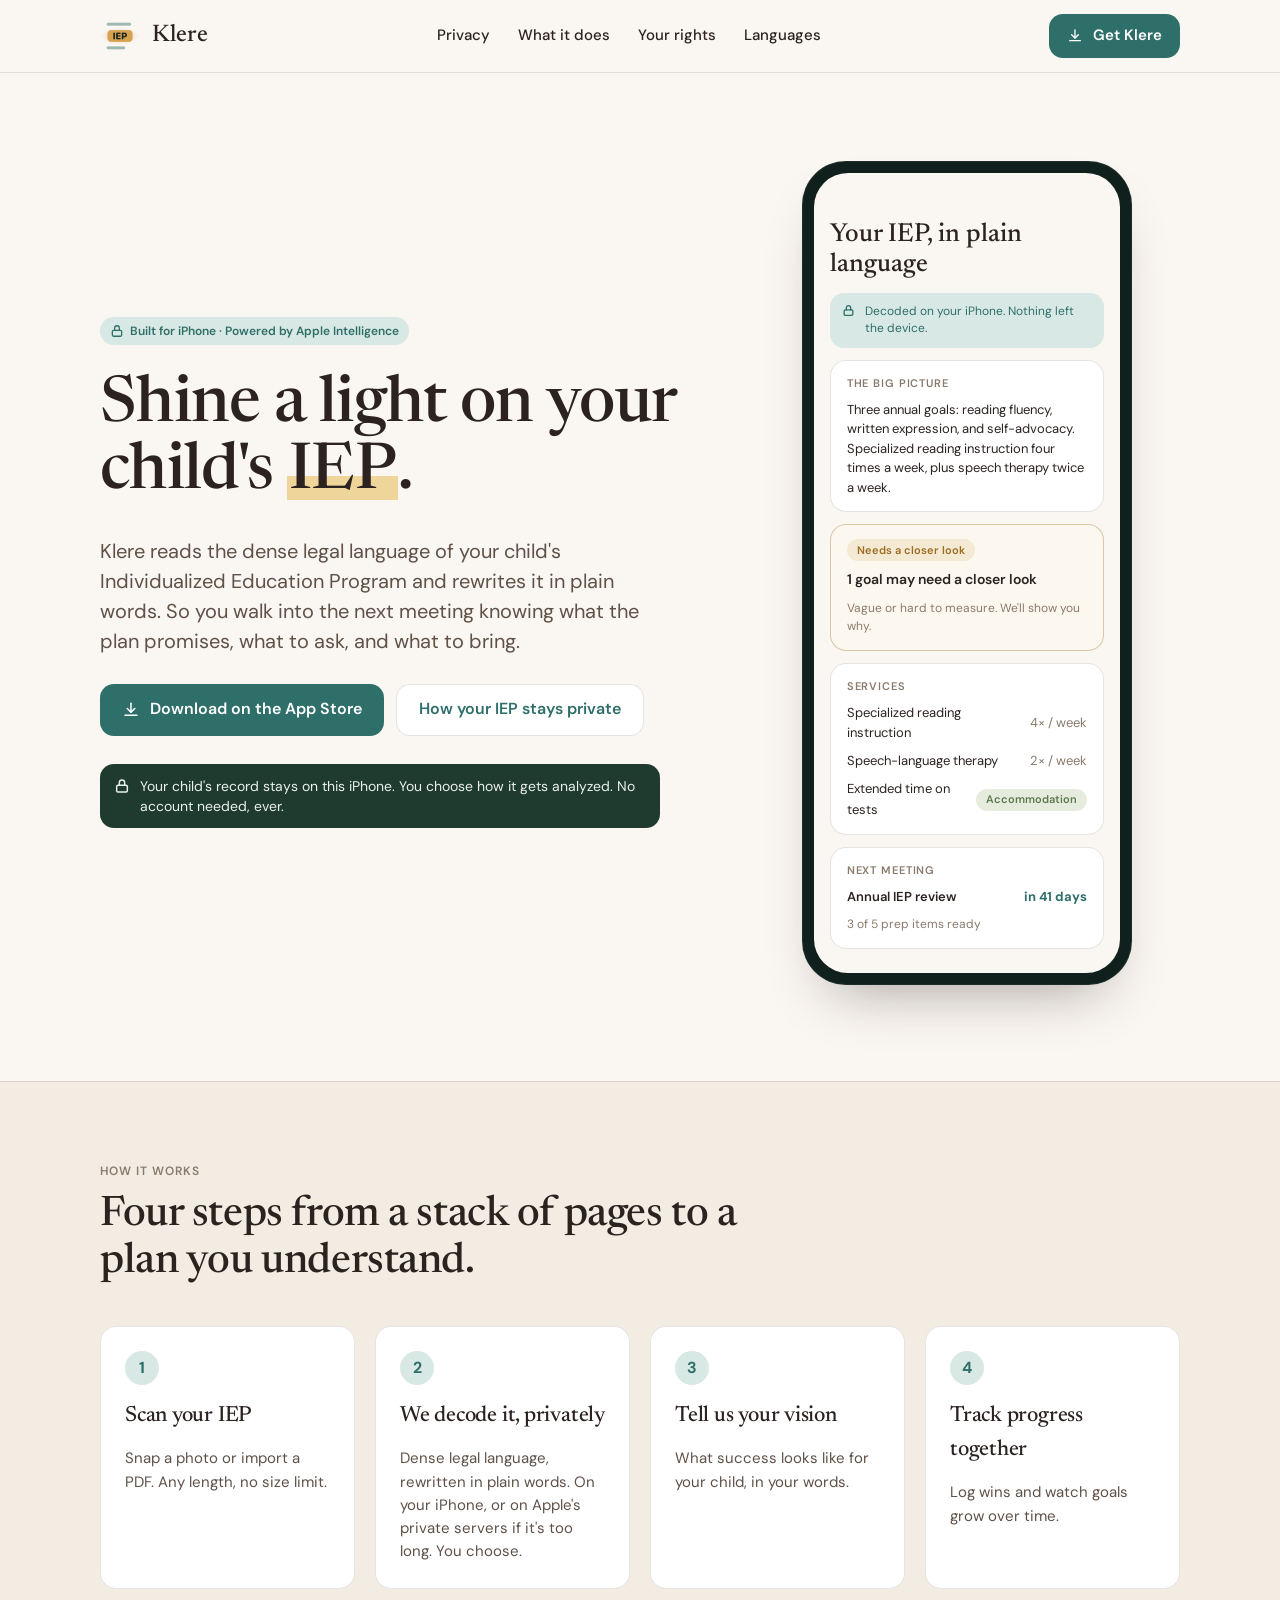
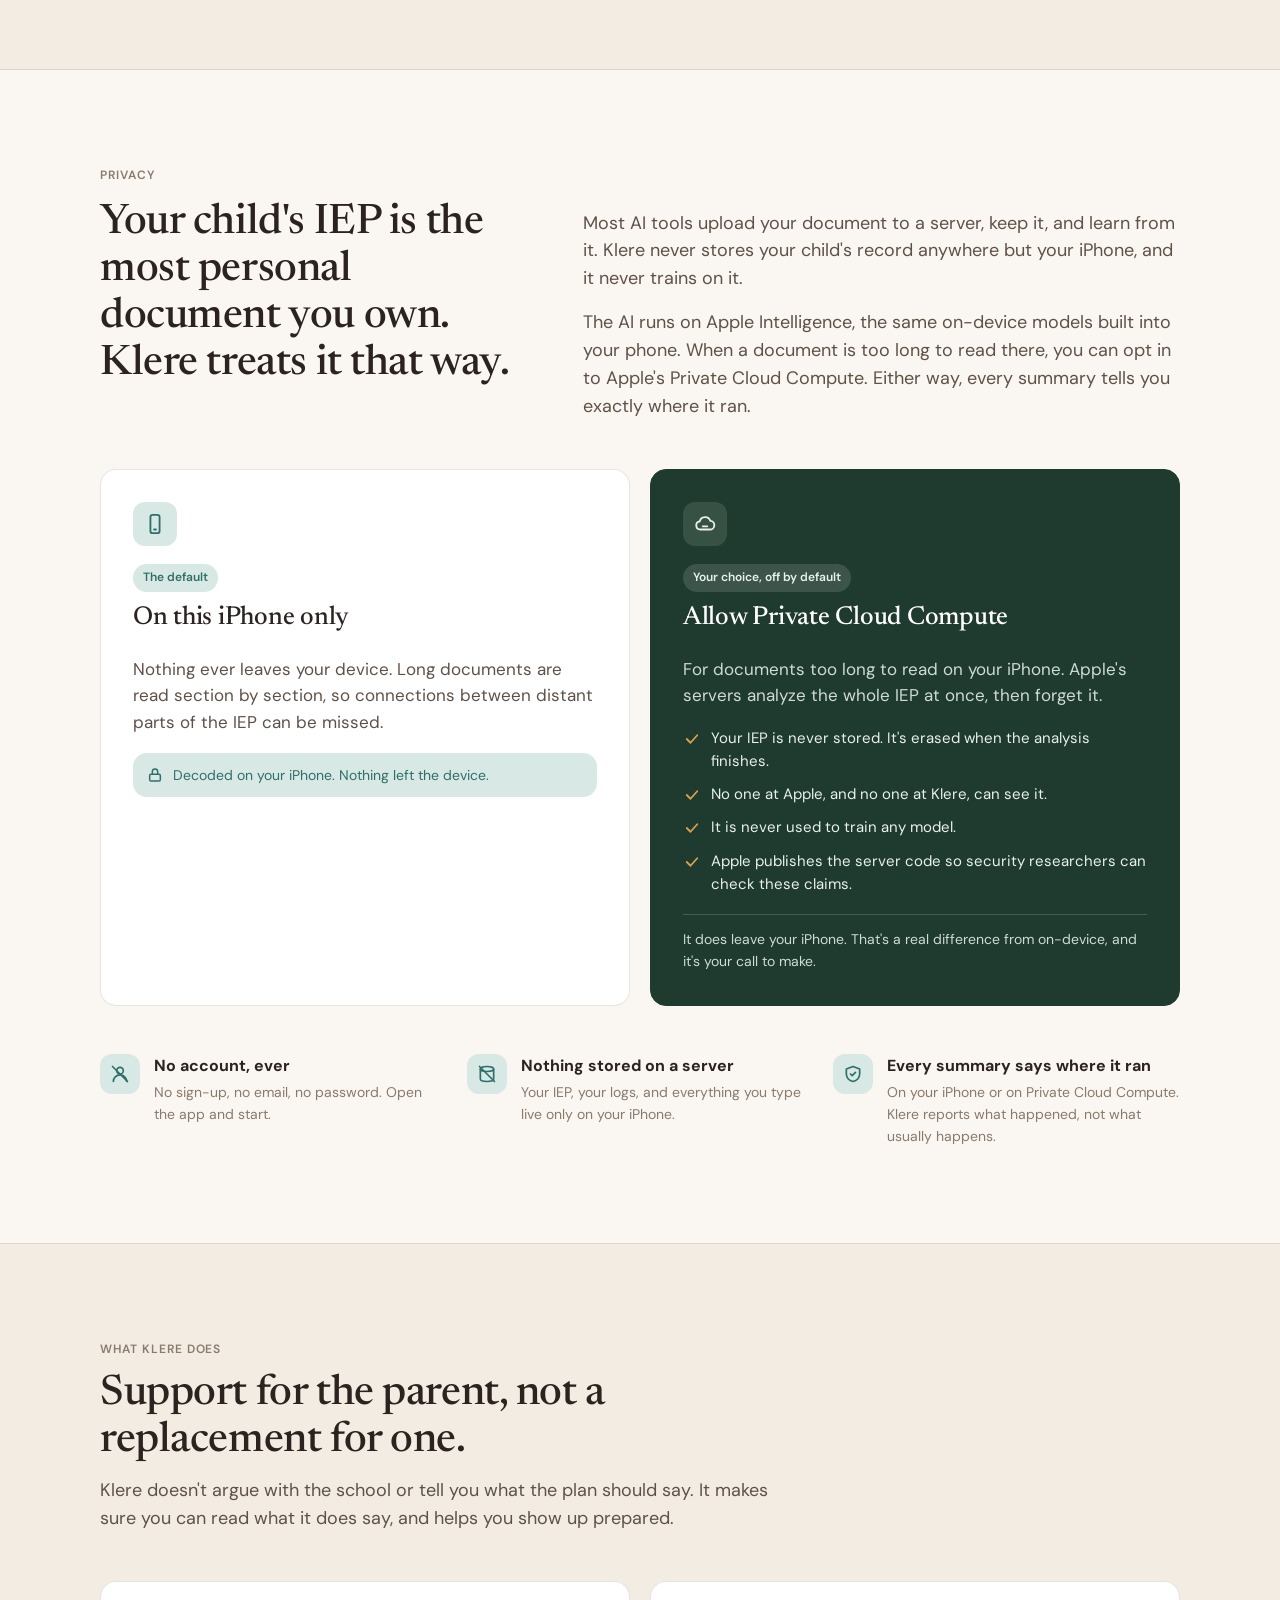
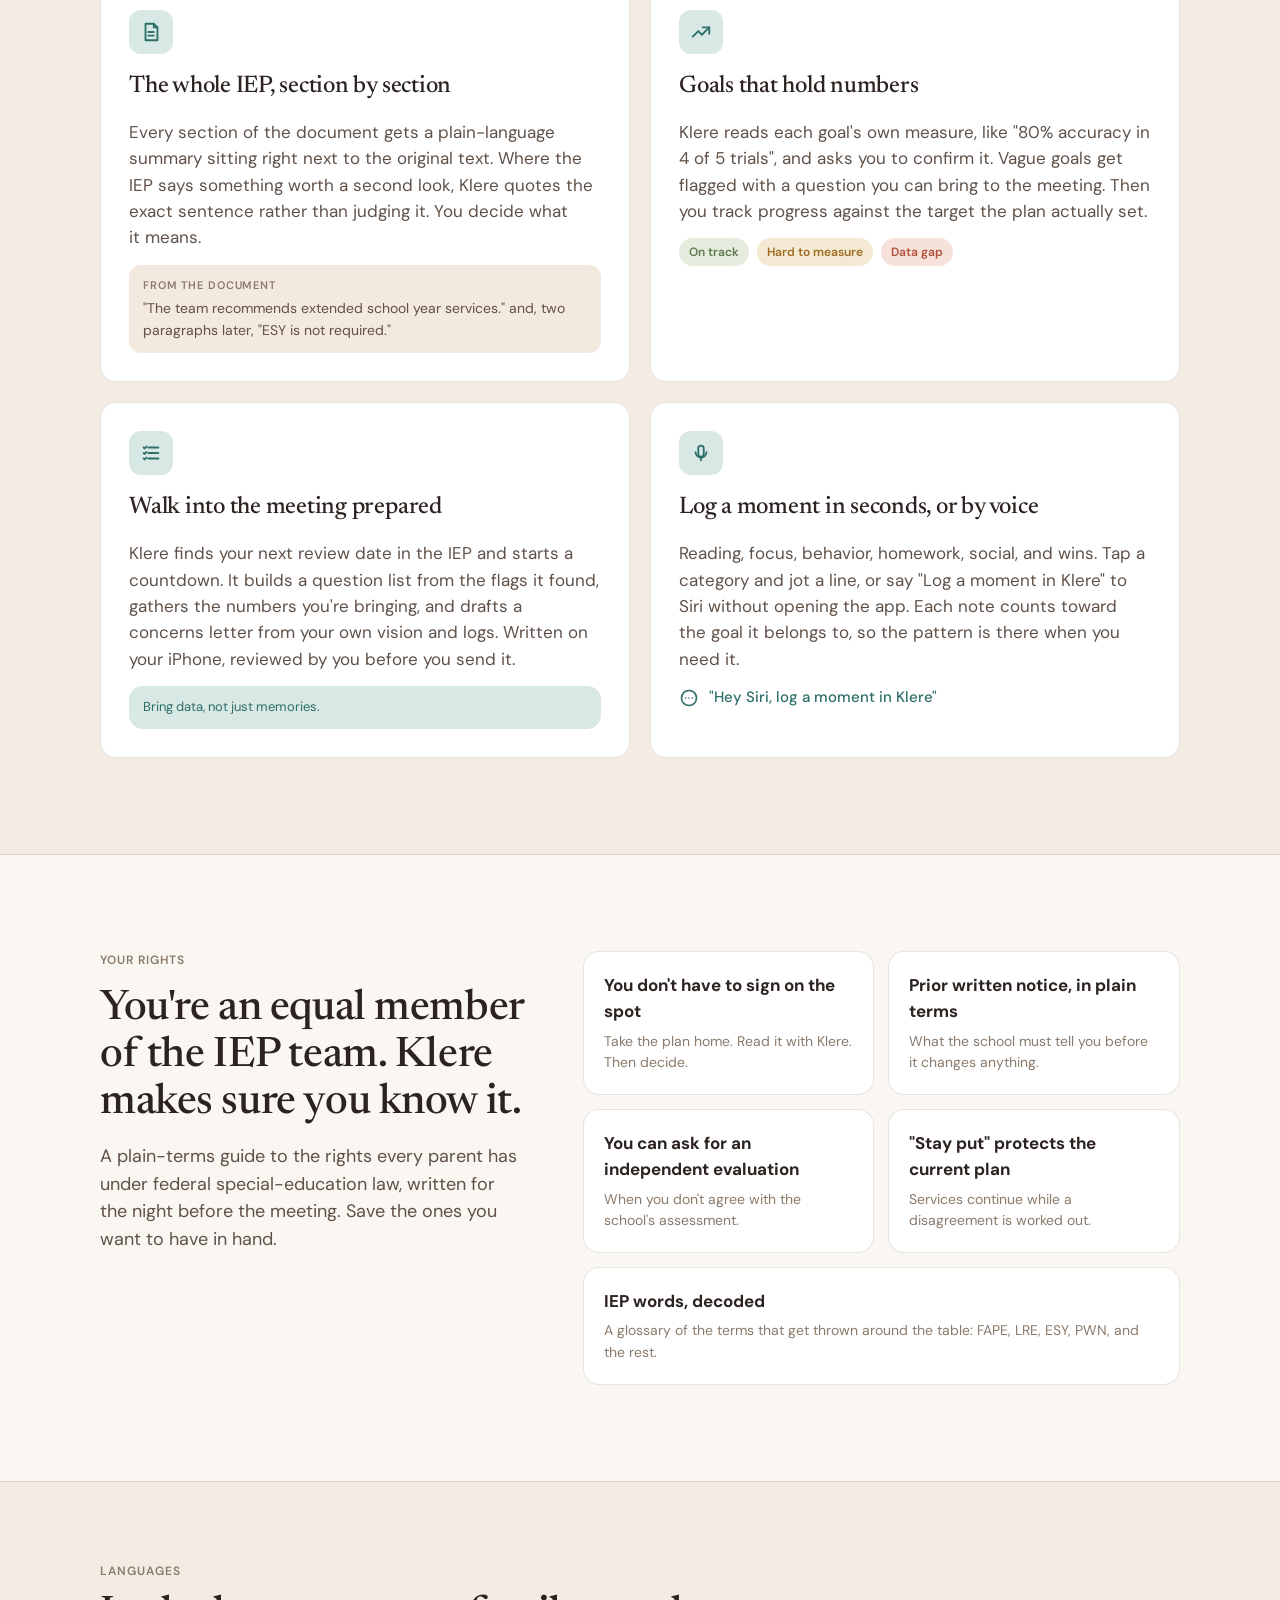
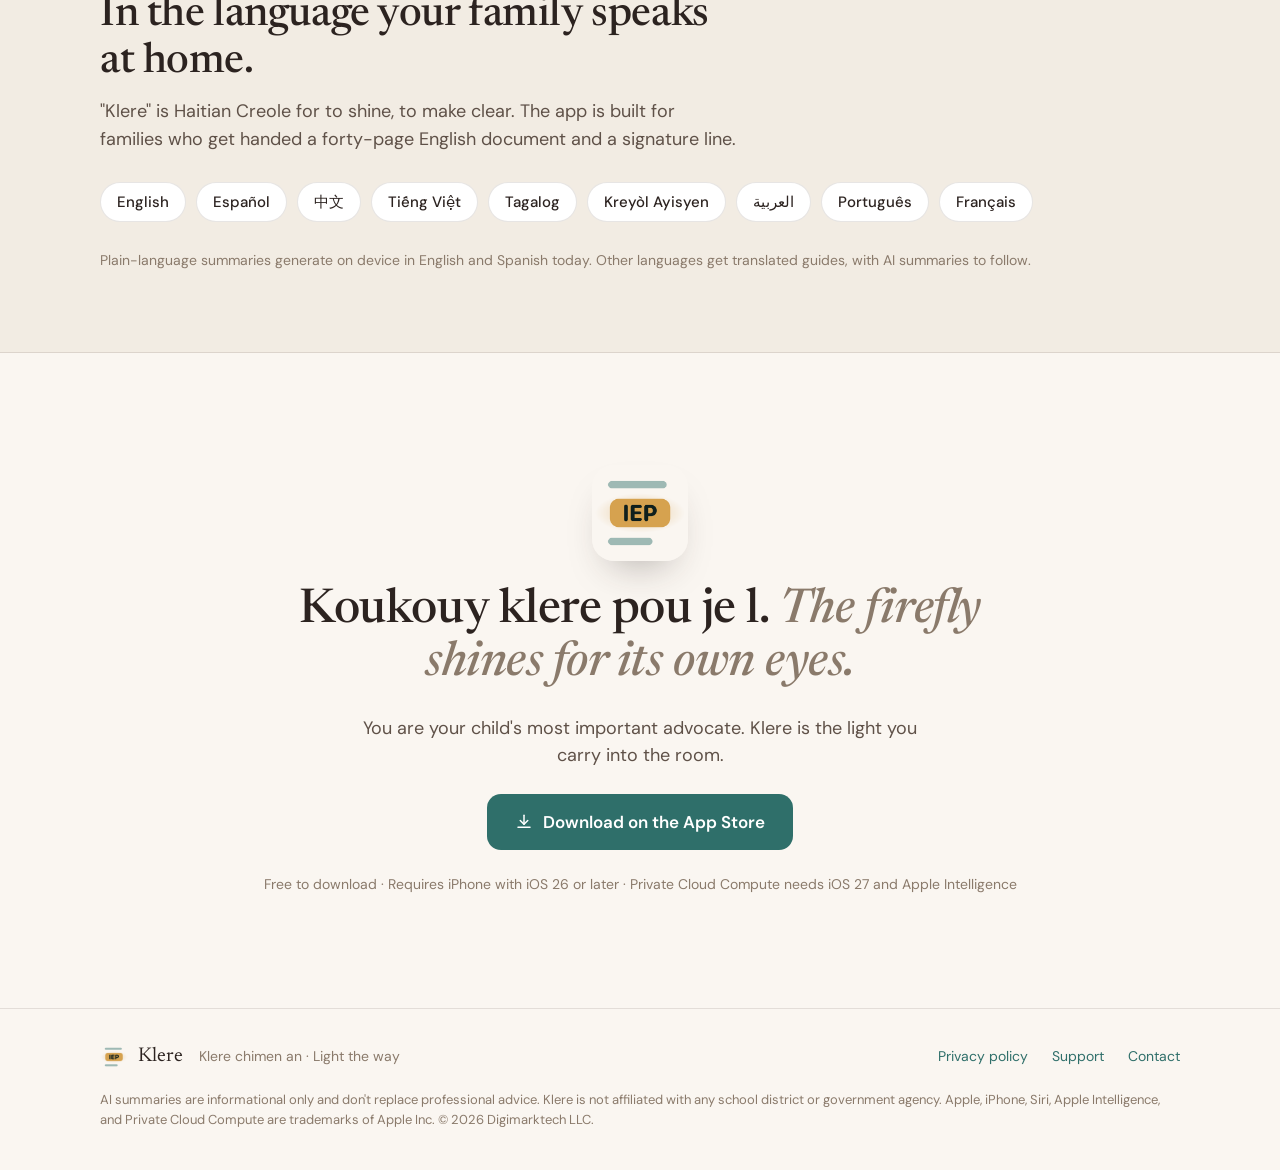
<file: index.html>
<!doctype html>
<html lang="en">
<head>
  <meta charset="utf-8">
  <meta name="viewport" content="width=device-width, initial-scale=1">
  <title>Klere · Shine a light on your child's IEP</title>
  <meta name="description" content="Klere reads your child's IEP and rewrites it in plain words, privately, on your iPhone with Apple Intelligence. No account, nothing stored on a server.">
  <meta property="og:title" content="Klere · Shine a light on your child's IEP">
  <meta property="og:description" content="Your child's IEP in plain language, decoded privately on your iPhone.">
  <meta property="og:image" content="assets/klere-icon-1024.png">
  <link rel="icon" href="assets/klere-icon.png">
  <link rel="apple-touch-icon" href="assets/klere-icon-1024.png">
  <link rel="preconnect" href="https://fonts.googleapis.com">
  <link rel="preconnect" href="https://fonts.gstatic.com" crossorigin>
  <link rel="stylesheet" href="https://fonts.googleapis.com/css2?family=Newsreader:opsz,wght@6..72,400;6..72,500;6..72,600&family=DM+Sans:opsz,wght@9..40,400;9..40,500;9..40,600;9..40,700&display=swap">
  <link rel="stylesheet" href="styles.css">
</head>
<body>
<div style="background: #faf6f1; min-height: 100%;">

  <!-- NAV -->
  <header style="border-bottom: 1px solid rgba(58,45,35,0.12); background: #faf6f1;">
    <div class="wrap" style="display: flex; align-items: center; justify-content: space-between; height: 72px;">
      <div style="display: flex; align-items: center; gap: 12px;">
        <img src="assets/klere-icon.png" alt="Klere app icon" style="width: 40px; height: 40px; border-radius: 10px;">
        <span style="font-family: 'Newsreader', Georgia, serif; font-size: 24px; font-weight: 500; color: #2c2320;">Klere</span>
      </div>
      <nav class="nav-links">
        <a href="#privacy" style="color: #2c2320;">Privacy</a>
        <a href="#features" style="color: #2c2320;">What it does</a>
        <a href="#rights" style="color: #2c2320;">Your rights</a>
        <a href="#languages" style="color: #2c2320;">Languages</a>
      </nav>
      <a href="[APP STORE LINK]" class="btn btn-primary" style="height: 44px; padding: 0 18px; font-size: 15px;">
        <svg width="16" height="16" viewBox="0 0 24 24" fill="none" stroke="currentColor" stroke-width="2" stroke-linecap="round" stroke-linejoin="round"><path d="M12 3v12"></path><path d="M7 10l5 5 5-5"></path><path d="M4 19h16"></path></svg>
        Get Klere
      </a>
    </div>
  </header>

  <!-- HERO -->
  <section style="padding: 88px 0 96px;">
    <div class="wrap hero-grid">
      <div style="display: flex; flex-direction: column; gap: 28px;">
        <span class="chip chip-accent" style="align-self: flex-start;">
          <svg width="14" height="14" viewBox="0 0 24 24" fill="none" stroke="currentColor" stroke-width="2.2" stroke-linecap="round" stroke-linejoin="round"><rect x="4" y="11" width="16" height="10" rx="2"></rect><path d="M8 11V7a4 4 0 0 1 8 0v4"></path></svg>
          Built for iPhone · Powered by Apple Intelligence
        </span>
        <h1 class="hero-title" style="font-size: 64px; line-height: 1.05; color: #2c2320;">Shine a light on your child's <span class="hl">IEP</span>.</h1>
        <p style="font-size: 20px; line-height: 1.5; color: #5f5148; max-width: 560px;">Klere reads the dense legal language of your child's Individualized Education Program and rewrites it in plain words. So you walk into the next meeting knowing what the plan promises, what to ask, and what to bring.</p>
        <div class="hero-actions" style="display: flex; gap: 12px; align-items: center; flex-wrap: wrap;">
          <a href="[APP STORE LINK]" class="btn btn-primary">
            <svg width="18" height="18" viewBox="0 0 24 24" fill="none" stroke="currentColor" stroke-width="2" stroke-linecap="round" stroke-linejoin="round"><path d="M12 3v12"></path><path d="M7 10l5 5 5-5"></path><path d="M4 19h16"></path></svg>
            Download on the App Store
          </a>
          <a href="#privacy" class="btn btn-secondary">How your IEP stays private</a>
        </div>
        <div class="banner banner-solid" style="max-width: 560px;">
          <svg width="16" height="16" viewBox="0 0 24 24" fill="none" stroke="currentColor" stroke-width="2.2" stroke-linecap="round" stroke-linejoin="round" style="flex: none; margin-top: 2px;"><rect x="4" y="11" width="16" height="10" rx="2"></rect><path d="M8 11V7a4 4 0 0 1 8 0v4"></path></svg>
          <span>Your child's record stays on this iPhone. You choose how it gets analyzed. No account needed, ever.</span>
        </div>
      </div>

      <!-- Phone mock: the Summary screen -->
      <div style="display: flex; justify-content: center;">
        <div class="phone">
          <div class="screen">
            <div style="font-family: 'Newsreader', Georgia, serif; font-size: 26px; font-weight: 500; line-height: 1.15; color: #2c2320;">Your IEP, in plain language</div>
            <div class="banner banner-tint" style="font-size: 12px; padding: 10px 12px;">
              <svg width="13" height="13" viewBox="0 0 24 24" fill="none" stroke="currentColor" stroke-width="2.4" stroke-linecap="round" stroke-linejoin="round" style="flex: none; margin-top: 1px;"><rect x="4" y="11" width="16" height="10" rx="2"></rect><path d="M8 11V7a4 4 0 0 1 8 0v4"></path></svg>
              <span>Decoded on your iPhone. Nothing left the device.</span>
            </div>
            <div class="appcard">
              <div class="apphead">THE BIG PICTURE</div>
              <div style="font-size: 13px; line-height: 1.5; color: #2c2320;">Three annual goals: reading fluency, written expression, and self-advocacy. Specialized reading instruction four times a week, plus speech therapy twice a week.</div>
            </div>
            <div class="appcard" style="border-color: rgba(157,108,34,0.35); background: #fdf8ef;">
              <div style="display: flex; align-items: center; gap: 8px;">
                <span class="chip chip-warn" style="height: 22px; font-size: 11px;">Needs a closer look</span>
              </div>
              <div style="font-size: 14px; font-weight: 600; color: #2c2320;">1 goal may need a closer look</div>
              <div style="font-size: 12px; color: #8a7a6b;">Vague or hard to measure. We'll show you why.</div>
            </div>
            <div class="appcard">
              <div class="apphead">SERVICES</div>
              <div class="row"><span>Specialized reading instruction</span><span style="color: #8a7a6b; white-space: nowrap;">4× / week</span></div>
              <div class="row"><span>Speech-language therapy</span><span style="color: #8a7a6b; white-space: nowrap;">2× / week</span></div>
              <div class="row"><span>Extended time on tests</span><span class="chip chip-success" style="height: 22px; font-size: 11px;">Accommodation</span></div>
            </div>
            <div class="appcard">
              <div class="apphead">NEXT MEETING</div>
              <div class="row"><span style="font-weight: 600;">Annual IEP review</span><span style="font-family: 'DM Sans', sans-serif; font-weight: 700; color: #2f6f6a;">in 41 days</span></div>
              <div style="font-size: 12px; color: #8a7a6b;">3 of 5 prep items ready</div>
            </div>
          </div>
        </div>
      </div>
    </div>
  </section>

  <!-- HOW IT WORKS -->
  <section style="padding: 80px 0; background: #f2ece3; border-top: 1px solid rgba(58,45,35,0.12); border-bottom: 1px solid rgba(58,45,35,0.12);">
    <div class="wrap" style="display: flex; flex-direction: column; gap: 40px;">
      <div style="display: flex; flex-direction: column; gap: 12px; max-width: 640px;">
        <span class="eyebrow">How it works</span>
        <h2 class="section-title" style="font-size: 42px; line-height: 1.12;">Four steps from a stack of pages to a plan you understand.</h2>
      </div>
      <div class="grid-4">
        <div class="card" style="display: flex; flex-direction: column; gap: 14px;">
          <div style="width: 34px; height: 34px; border-radius: 999px; background: #d8e8e4; color: #2f6f6a; display: flex; align-items: center; justify-content: center; font-weight: 700; font-size: 16px;">1</div>
          <h3 style="font-size: 22px;">Scan your IEP</h3>
          <p style="font-size: 15px; color: #5f5148;">Snap a photo or import a PDF. Any length, no size limit.</p>
        </div>
        <div class="card" style="display: flex; flex-direction: column; gap: 14px;">
          <div style="width: 34px; height: 34px; border-radius: 999px; background: #d8e8e4; color: #2f6f6a; display: flex; align-items: center; justify-content: center; font-weight: 700; font-size: 16px;">2</div>
          <h3 style="font-size: 22px;">We decode it, privately</h3>
          <p style="font-size: 15px; color: #5f5148;">Dense legal language, rewritten in plain words. On your iPhone, or on Apple's private servers if it's too long. You choose.</p>
        </div>
        <div class="card" style="display: flex; flex-direction: column; gap: 14px;">
          <div style="width: 34px; height: 34px; border-radius: 999px; background: #d8e8e4; color: #2f6f6a; display: flex; align-items: center; justify-content: center; font-weight: 700; font-size: 16px;">3</div>
          <h3 style="font-size: 22px;">Tell us your vision</h3>
          <p style="font-size: 15px; color: #5f5148;">What success looks like for your child, in your words.</p>
        </div>
        <div class="card" style="display: flex; flex-direction: column; gap: 14px;">
          <div style="width: 34px; height: 34px; border-radius: 999px; background: #d8e8e4; color: #2f6f6a; display: flex; align-items: center; justify-content: center; font-weight: 700; font-size: 16px;">4</div>
          <h3 style="font-size: 22px;">Track progress together</h3>
          <p style="font-size: 15px; color: #5f5148;">Log wins and watch goals grow over time.</p>
        </div>
      </div>
    </div>
  </section>

  <!-- PRIVACY -->
  <section id="privacy" style="padding: 96px 0;">
    <div class="wrap" style="display: flex; flex-direction: column; gap: 48px;">
      <div class="split">
        <div style="display: flex; flex-direction: column; gap: 16px;">
          <span class="eyebrow">Privacy</span>
          <h2 class="section-title" style="font-size: 42px; line-height: 1.12;">Your child's IEP is the most personal document you own. Klere treats it that way.</h2>
        </div>
        <div style="display: flex; flex-direction: column; gap: 16px; font-size: 18px; color: #5f5148; padding-top: 44px;">
          <p>Most AI tools upload your document to a server, keep it, and learn from it. Klere never stores your child's record anywhere but your iPhone, and it never trains on it.</p>
          <p>The AI runs on Apple Intelligence, the same on-device models built into your phone. When a document is too long to read there, you can opt in to Apple's Private Cloud Compute. Either way, every summary tells you exactly where it ran.</p>
        </div>
      </div>

      <div class="grid-2">
        <div class="card" style="padding: 32px; display: flex; flex-direction: column; gap: 18px;">
          <div class="icon-tile">
            <svg width="22" height="22" viewBox="0 0 24 24" fill="none" stroke="currentColor" stroke-width="2" stroke-linecap="round" stroke-linejoin="round"><rect x="7" y="2" width="10" height="20" rx="2.5"></rect><path d="M11 18h2"></path></svg>
          </div>
          <div style="display: flex; flex-direction: column; gap: 6px;">
            <span class="chip chip-accent" style="align-self: flex-start;">The default</span>
            <h3 style="font-size: 26px;">On this iPhone only</h3>
          </div>
          <p style="color: #5f5148;">Nothing ever leaves your device. Long documents are read section by section, so connections between distant parts of the IEP can be missed.</p>
          <div class="banner banner-tint">
            <svg width="16" height="16" viewBox="0 0 24 24" fill="none" stroke="currentColor" stroke-width="2.2" stroke-linecap="round" stroke-linejoin="round" style="flex: none; margin-top: 2px;"><rect x="4" y="11" width="16" height="10" rx="2"></rect><path d="M8 11V7a4 4 0 0 1 8 0v4"></path></svg>
            <span>Decoded on your iPhone. Nothing left the device.</span>
          </div>
        </div>

        <div class="card" style="padding: 32px; display: flex; flex-direction: column; gap: 18px; background: #1f3a2e; border-color: #1f3a2e; color: #eaf1ec;">
          <div class="icon-tile" style="background: rgba(234,241,236,0.12); color: #eaf1ec;">
            <svg width="22" height="22" viewBox="0 0 24 24" fill="none" stroke="currentColor" stroke-width="2" stroke-linecap="round" stroke-linejoin="round"><path d="M7 18a4.5 4.5 0 0 1-.7-8.95A6 6 0 0 1 17.8 8.5 4 4 0 0 1 17 18H7z"></path><path d="M9.5 14.5h5"></path></svg>
          </div>
          <div style="display: flex; flex-direction: column; gap: 6px;">
            <span class="chip" style="align-self: flex-start; background: rgba(234,241,236,0.14); color: #eaf1ec;">Your choice, off by default</span>
            <h3 style="font-size: 26px; color: #ffffff;">Allow Private Cloud Compute</h3>
          </div>
          <p style="color: #cfdcd4;">For documents too long to read on your iPhone. Apple's servers analyze the whole IEP at once, then forget it.</p>
          <ul style="margin: 0; padding: 0; list-style: none; display: flex; flex-direction: column; gap: 10px; font-size: 15px; color: #eaf1ec;">
            <li style="display: flex; gap: 10px; align-items: flex-start;"><svg width="18" height="18" viewBox="0 0 24 24" fill="none" stroke="#d6a24f" stroke-width="2.4" stroke-linecap="round" stroke-linejoin="round" style="flex: none; margin-top: 3px;"><path d="M5 12l5 5 9-10"></path></svg><span>Your IEP is never stored. It's erased when the analysis finishes.</span></li>
            <li style="display: flex; gap: 10px; align-items: flex-start;"><svg width="18" height="18" viewBox="0 0 24 24" fill="none" stroke="#d6a24f" stroke-width="2.4" stroke-linecap="round" stroke-linejoin="round" style="flex: none; margin-top: 3px;"><path d="M5 12l5 5 9-10"></path></svg><span>No one at Apple, and no one at Klere, can see it.</span></li>
            <li style="display: flex; gap: 10px; align-items: flex-start;"><svg width="18" height="18" viewBox="0 0 24 24" fill="none" stroke="#d6a24f" stroke-width="2.4" stroke-linecap="round" stroke-linejoin="round" style="flex: none; margin-top: 3px;"><path d="M5 12l5 5 9-10"></path></svg><span>It is never used to train any model.</span></li>
            <li style="display: flex; gap: 10px; align-items: flex-start;"><svg width="18" height="18" viewBox="0 0 24 24" fill="none" stroke="#d6a24f" stroke-width="2.4" stroke-linecap="round" stroke-linejoin="round" style="flex: none; margin-top: 3px;"><path d="M5 12l5 5 9-10"></path></svg><span>Apple publishes the server code so security researchers can check these claims.</span></li>
          </ul>
          <p style="font-size: 14px; color: #cfdcd4; border-top: 1px solid rgba(234,241,236,0.18); padding-top: 14px;">It does leave your iPhone. That's a real difference from on-device, and it's your call to make.</p>
        </div>
      </div>

      <div class="grid-3">
        <div style="display: flex; gap: 14px; align-items: flex-start;">
          <div class="icon-tile" style="width: 40px; height: 40px;">
            <svg width="20" height="20" viewBox="0 0 24 24" fill="none" stroke="currentColor" stroke-width="2" stroke-linecap="round" stroke-linejoin="round"><circle cx="12" cy="8" r="4"></circle><path d="M4 21a8 8 0 0 1 16 0"></path><path d="M3 3l18 18"></path></svg>
          </div>
          <div style="display: flex; flex-direction: column; gap: 4px;">
            <strong style="font-size: 16px;">No account, ever</strong>
            <span class="fine">No sign-up, no email, no password. Open the app and start.</span>
          </div>
        </div>
        <div style="display: flex; gap: 14px; align-items: flex-start;">
          <div class="icon-tile" style="width: 40px; height: 40px;">
            <svg width="20" height="20" viewBox="0 0 24 24" fill="none" stroke="currentColor" stroke-width="2" stroke-linecap="round" stroke-linejoin="round"><ellipse cx="12" cy="6" rx="8" ry="3"></ellipse><path d="M4 6v12c0 1.7 3.6 3 8 3s8-1.3 8-3V6"></path><path d="M3 3l18 18"></path></svg>
          </div>
          <div style="display: flex; flex-direction: column; gap: 4px;">
            <strong style="font-size: 16px;">Nothing stored on a server</strong>
            <span class="fine">Your IEP, your logs, and everything you type live only on your iPhone.</span>
          </div>
        </div>
        <div style="display: flex; gap: 14px; align-items: flex-start;">
          <div class="icon-tile" style="width: 40px; height: 40px;">
            <svg width="20" height="20" viewBox="0 0 24 24" fill="none" stroke="currentColor" stroke-width="2" stroke-linecap="round" stroke-linejoin="round"><path d="M12 3l8 3v6c0 4.5-3.5 8-8 9-4.5-1-8-4.5-8-9V6l8-3z"></path><path d="M9 12l2 2 4-4"></path></svg>
          </div>
          <div style="display: flex; flex-direction: column; gap: 4px;">
            <strong style="font-size: 16px;">Every summary says where it ran</strong>
            <span class="fine">On your iPhone or on Private Cloud Compute. Klere reports what happened, not what usually happens.</span>
          </div>
        </div>
      </div>
    </div>
  </section>

  <!-- FEATURES -->
  <section id="features" style="padding: 96px 0; background: #f2ece3; border-top: 1px solid rgba(58,45,35,0.12); border-bottom: 1px solid rgba(58,45,35,0.12);">
    <div class="wrap" style="display: flex; flex-direction: column; gap: 48px;">
      <div style="display: flex; flex-direction: column; gap: 12px; max-width: 680px;">
        <span class="eyebrow">What Klere does</span>
        <h2 class="section-title" style="font-size: 42px; line-height: 1.12;">Support for the parent, not a replacement for one.</h2>
        <p style="font-size: 18px; color: #5f5148;">Klere doesn't argue with the school or tell you what the plan should say. It makes sure you can read what it does say, and helps you show up prepared.</p>
      </div>

      <div class="grid-2">
        <div class="card" style="padding: 28px; display: flex; flex-direction: column; gap: 14px;">
          <div class="icon-tile">
            <svg width="22" height="22" viewBox="0 0 24 24" fill="none" stroke="currentColor" stroke-width="2" stroke-linecap="round" stroke-linejoin="round"><path d="M6 3h9l4 4v14H6z"></path><path d="M15 3v4h4"></path><path d="M9 12h6"></path><path d="M9 16h6"></path></svg>
          </div>
          <h3 style="font-size: 24px;">The whole IEP, section by section</h3>
          <p style="color: #5f5148;">Every section of the document gets a plain-language summary sitting right next to the original text. Where the IEP says something worth a second look, Klere quotes the exact sentence rather than judging it. You decide what it means.</p>
          <div style="background: #f3e9df; border-radius: 12px; padding: 12px 14px; font-size: 14px; color: #5f5148; border-left: 0;">
            <span class="apphead" style="display: block; margin-bottom: 4px;">FROM THE DOCUMENT</span>
            "The team recommends extended school year services." and, two paragraphs later, "ESY is not required."
          </div>
        </div>

        <div class="card" style="padding: 28px; display: flex; flex-direction: column; gap: 14px;">
          <div class="icon-tile">
            <svg width="22" height="22" viewBox="0 0 24 24" fill="none" stroke="currentColor" stroke-width="2" stroke-linecap="round" stroke-linejoin="round"><path d="M3 17l6-6 4 4 8-8"></path><path d="M14 7h7v7"></path></svg>
          </div>
          <h3 style="font-size: 24px;">Goals that hold numbers</h3>
          <p style="color: #5f5148;">Klere reads each goal's own measure, like "80% accuracy in 4 of 5 trials", and asks you to confirm it. Vague goals get flagged with a question you can bring to the meeting. Then you track progress against the target the plan actually set.</p>
          <div style="display: flex; gap: 8px; flex-wrap: wrap;">
            <span class="chip chip-success">On track</span>
            <span class="chip chip-warn">Hard to measure</span>
            <span class="chip" style="background: #f6e2da; color: #b0503a;">Data gap</span>
          </div>
        </div>

        <div class="card" style="padding: 28px; display: flex; flex-direction: column; gap: 14px;">
          <div class="icon-tile">
            <svg width="22" height="22" viewBox="0 0 24 24" fill="none" stroke="currentColor" stroke-width="2" stroke-linecap="round" stroke-linejoin="round"><path d="M9 6h11"></path><path d="M9 12h11"></path><path d="M9 18h11"></path><path d="M4 6l1 1 2-2"></path><path d="M4 12l1 1 2-2"></path><path d="M4 18l1 1 2-2"></path></svg>
          </div>
          <h3 style="font-size: 24px;">Walk into the meeting prepared</h3>
          <p style="color: #5f5148;">Klere finds your next review date in the IEP and starts a countdown. It builds a question list from the flags it found, gathers the numbers you're bringing, and drafts a concerns letter from your own vision and logs. Written on your iPhone, reviewed by you before you send it.</p>
          <div class="banner banner-tint" style="font-size: 13px;">Bring data, not just memories.</div>
        </div>

        <div class="card" style="padding: 28px; display: flex; flex-direction: column; gap: 14px;">
          <div class="icon-tile">
            <svg width="22" height="22" viewBox="0 0 24 24" fill="none" stroke="currentColor" stroke-width="2" stroke-linecap="round" stroke-linejoin="round"><path d="M12 4a3 3 0 0 0-3 3v6a3 3 0 0 0 6 0V7a3 3 0 0 0-3-3z"></path><path d="M6 11a6 6 0 0 0 12 0"></path><path d="M12 17v3"></path></svg>
          </div>
          <h3 style="font-size: 24px;">Log a moment in seconds, or by voice</h3>
          <p style="color: #5f5148;">Reading, focus, behavior, homework, social, and wins. Tap a category and jot a line, or say "Log a moment in Klere" to Siri without opening the app. Each note counts toward the goal it belongs to, so the pattern is there when you need it.</p>
          <div style="display: flex; align-items: center; gap: 10px; font-size: 15px; font-weight: 500; color: #2f6f6a;">
            <svg width="20" height="20" viewBox="0 0 24 24" fill="none" stroke="currentColor" stroke-width="2" stroke-linecap="round" stroke-linejoin="round"><circle cx="12" cy="12" r="9"></circle><path d="M8 12h.01"></path><path d="M12 12h.01"></path><path d="M16 12h.01"></path></svg>
            "Hey Siri, log a moment in Klere"
          </div>
        </div>
      </div>
    </div>
  </section>

  <!-- RIGHTS -->
  <section id="rights" style="padding: 96px 0;">
    <div class="wrap split">
      <div style="display: flex; flex-direction: column; gap: 16px;">
        <span class="eyebrow">Your rights</span>
        <h2 class="section-title" style="font-size: 42px; line-height: 1.12;">You're an equal member of the IEP team. Klere makes sure you know it.</h2>
        <p style="font-size: 18px; color: #5f5148;">A plain-terms guide to the rights every parent has under federal special-education law, written for the night before the meeting. Save the ones you want to have in hand.</p>
      </div>
      <div class="grid-2" style="gap: 14px;">
        <div class="card" style="padding: 20px; display: flex; flex-direction: column; gap: 6px;">
          <strong style="font-size: 17px;">You don't have to sign on the spot</strong>
          <span class="fine">Take the plan home. Read it with Klere. Then decide.</span>
        </div>
        <div class="card" style="padding: 20px; display: flex; flex-direction: column; gap: 6px;">
          <strong style="font-size: 17px;">Prior written notice, in plain terms</strong>
          <span class="fine">What the school must tell you before it changes anything.</span>
        </div>
        <div class="card" style="padding: 20px; display: flex; flex-direction: column; gap: 6px;">
          <strong style="font-size: 17px;">You can ask for an independent evaluation</strong>
          <span class="fine">When you don't agree with the school's assessment.</span>
        </div>
        <div class="card" style="padding: 20px; display: flex; flex-direction: column; gap: 6px;">
          <strong style="font-size: 17px;">"Stay put" protects the current plan</strong>
          <span class="fine">Services continue while a disagreement is worked out.</span>
        </div>
        <div class="card" style="padding: 20px; display: flex; flex-direction: column; gap: 6px; grid-column: 1 / -1;">
          <strong style="font-size: 17px;">IEP words, decoded</strong>
          <span class="fine">A glossary of the terms that get thrown around the table: FAPE, LRE, ESY, PWN, and the rest.</span>
        </div>
      </div>
    </div>
  </section>

  <!-- LANGUAGES -->
  <section id="languages" style="padding: 80px 0; background: #f2ece3; border-top: 1px solid rgba(58,45,35,0.12); border-bottom: 1px solid rgba(58,45,35,0.12);">
    <div class="wrap" style="display: flex; flex-direction: column; gap: 28px;">
      <div style="display: flex; flex-direction: column; gap: 12px; max-width: 640px;">
        <span class="eyebrow">Languages</span>
        <h2 class="section-title" style="font-size: 42px; line-height: 1.12;">In the language your family speaks at home.</h2>
        <p style="font-size: 18px; color: #5f5148;">"Klere" is Haitian Creole for to shine, to make clear. The app is built for families who get handed a forty-page English document and a signature line.</p>
      </div>
      <div style="display: flex; flex-wrap: wrap; gap: 10px;">
        <span class="lang">English</span>
        <span class="lang">Español</span>
        <span class="lang">中文</span>
        <span class="lang">Tiếng Việt</span>
        <span class="lang">Tagalog</span>
        <span class="lang">Kreyòl Ayisyen</span>
        <span class="lang">العربية</span>
        <span class="lang">Português</span>
        <span class="lang">Français</span>
      </div>
      <p class="fine">Plain-language summaries generate on device in English and Spanish today. Other languages get translated guides, with AI summaries to follow.</p>
    </div>
  </section>

  <!-- FINAL CTA -->
  <section style="padding: 112px 0;">
    <div class="wrap" style="display: flex; flex-direction: column; align-items: center; text-align: center; gap: 24px;">
      <img src="assets/klere-icon.png" alt="Klere app icon" style="width: 96px; height: 96px; border-radius: 22px; box-shadow: 0 20px 40px -20px rgba(44,35,32,0.4);">
      <h2 style="font-size: 48px; line-height: 1.1; max-width: 720px;">Koukouy klere pou je l. <span style="color: #8a7a6b; font-style: italic;">The firefly shines for its own eyes.</span></h2>
      <p style="font-size: 18px; color: #5f5148; max-width: 560px;">You are your child's most important advocate. Klere is the light you carry into the room.</p>
      <a href="[APP STORE LINK]" class="btn btn-primary" style="height: 56px; padding: 0 28px; font-size: 17px;">
        <svg width="18" height="18" viewBox="0 0 24 24" fill="none" stroke="currentColor" stroke-width="2" stroke-linecap="round" stroke-linejoin="round"><path d="M12 3v12"></path><path d="M7 10l5 5 5-5"></path><path d="M4 19h16"></path></svg>
        Download on the App Store
      </a>
      <p class="fine">Free to download · Requires iPhone with iOS 26 or later · Private Cloud Compute needs iOS 27 and Apple Intelligence</p>
    </div>
  </section>

  <!-- FOOTER -->
  <footer style="border-top: 1px solid rgba(58,45,35,0.12); padding: 32px 0 40px;">
    <div class="wrap" style="display: flex; flex-direction: column; gap: 18px;">
      <div style="display: flex; justify-content: space-between; align-items: center; gap: 20px; flex-wrap: wrap;">
        <div style="display: flex; align-items: center; gap: 10px;">
          <img src="assets/klere-icon.png" alt="" style="width: 28px; height: 28px; border-radius: 7px;">
          <span style="font-family: 'Newsreader', Georgia, serif; font-size: 20px;">Klere</span>
          <span class="fine" style="margin-left: 6px;">Klere chimen an · Light the way</span>
        </div>
        <div class="footer-links">
          <a href="privacy.html">Privacy policy</a>
          <a href="support.html">Support</a>
          <a href="mailto:marc@digimarktech.com?subject=Klere">Contact</a>
        </div>
      </div>
      <p class="fine" style="font-size: 13px;">AI summaries are informational only and don't replace professional advice. Klere is not affiliated with any school district or government agency. Apple, iPhone, Siri, Apple Intelligence, and Private Cloud Compute are trademarks of Apple Inc. © 2026 Digimarktech LLC.</p>
    </div>
  </footer>

</div>
</body>
</html>
</file>
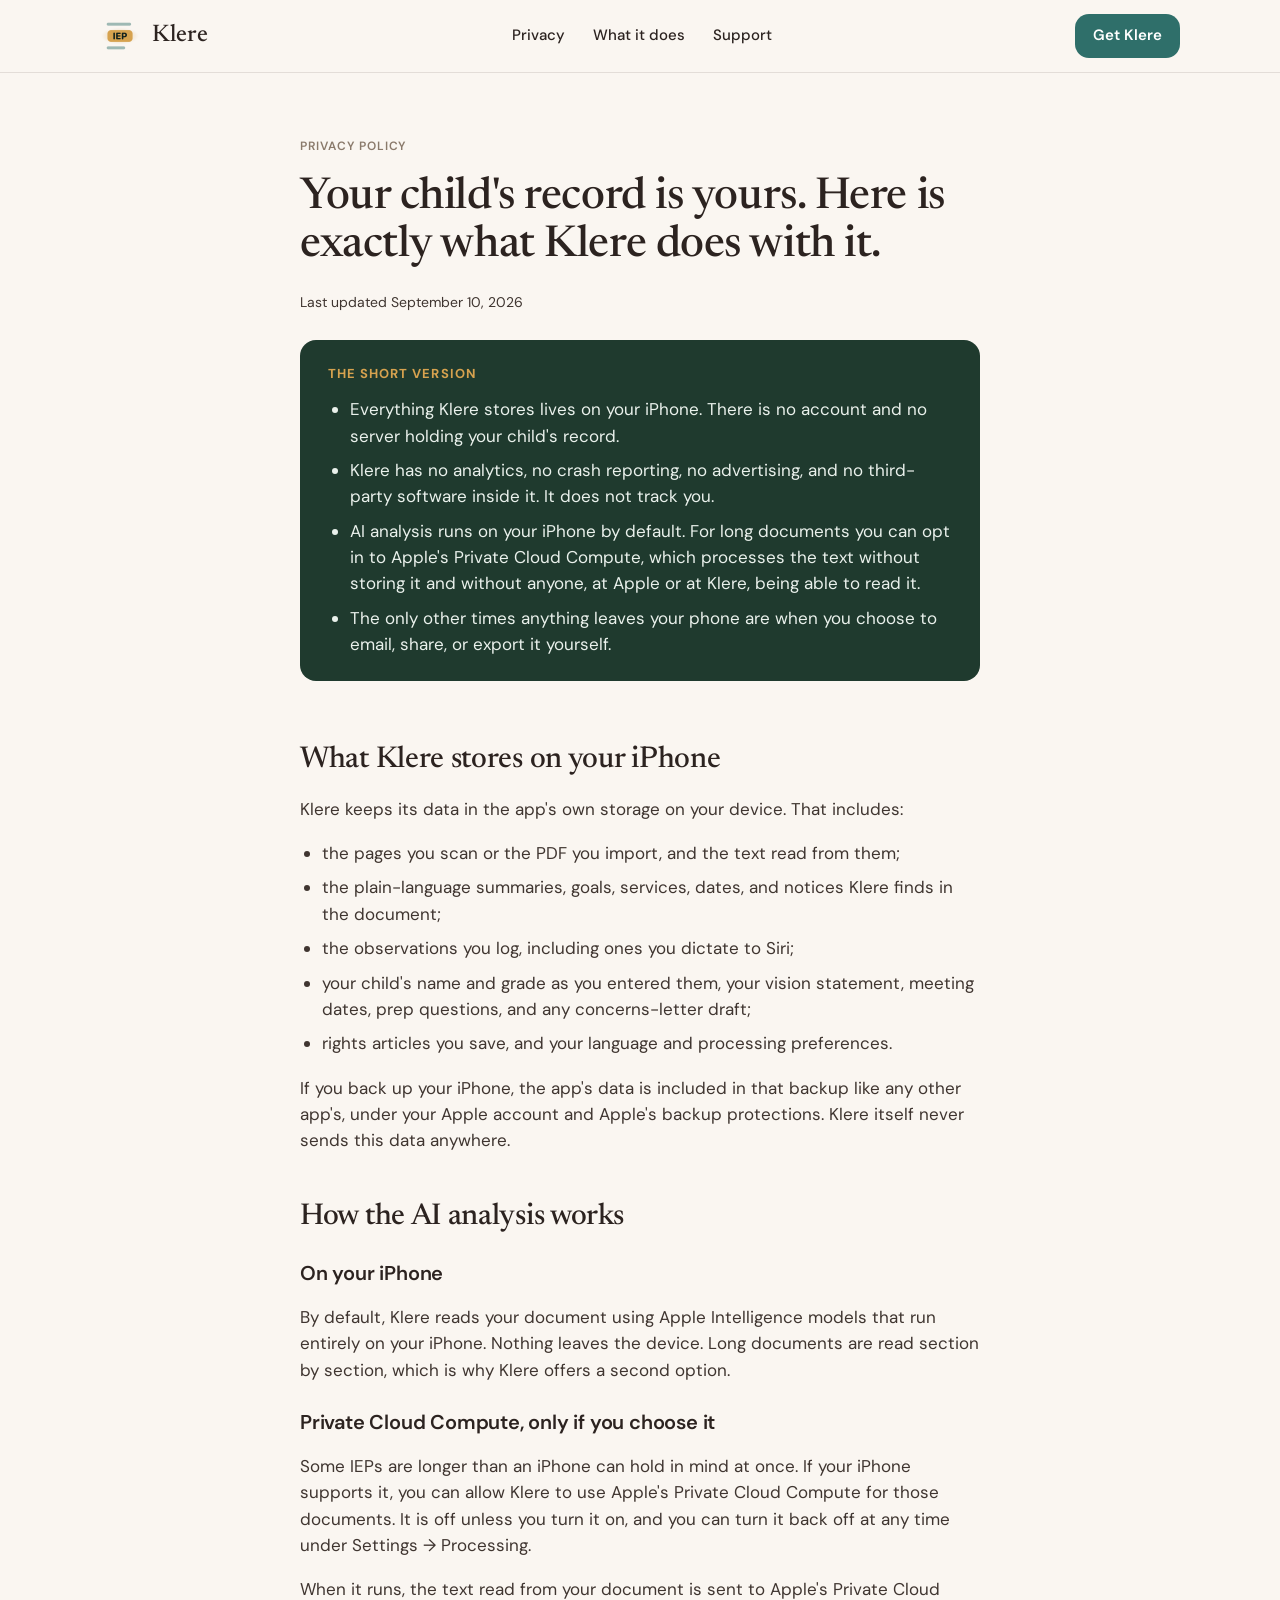
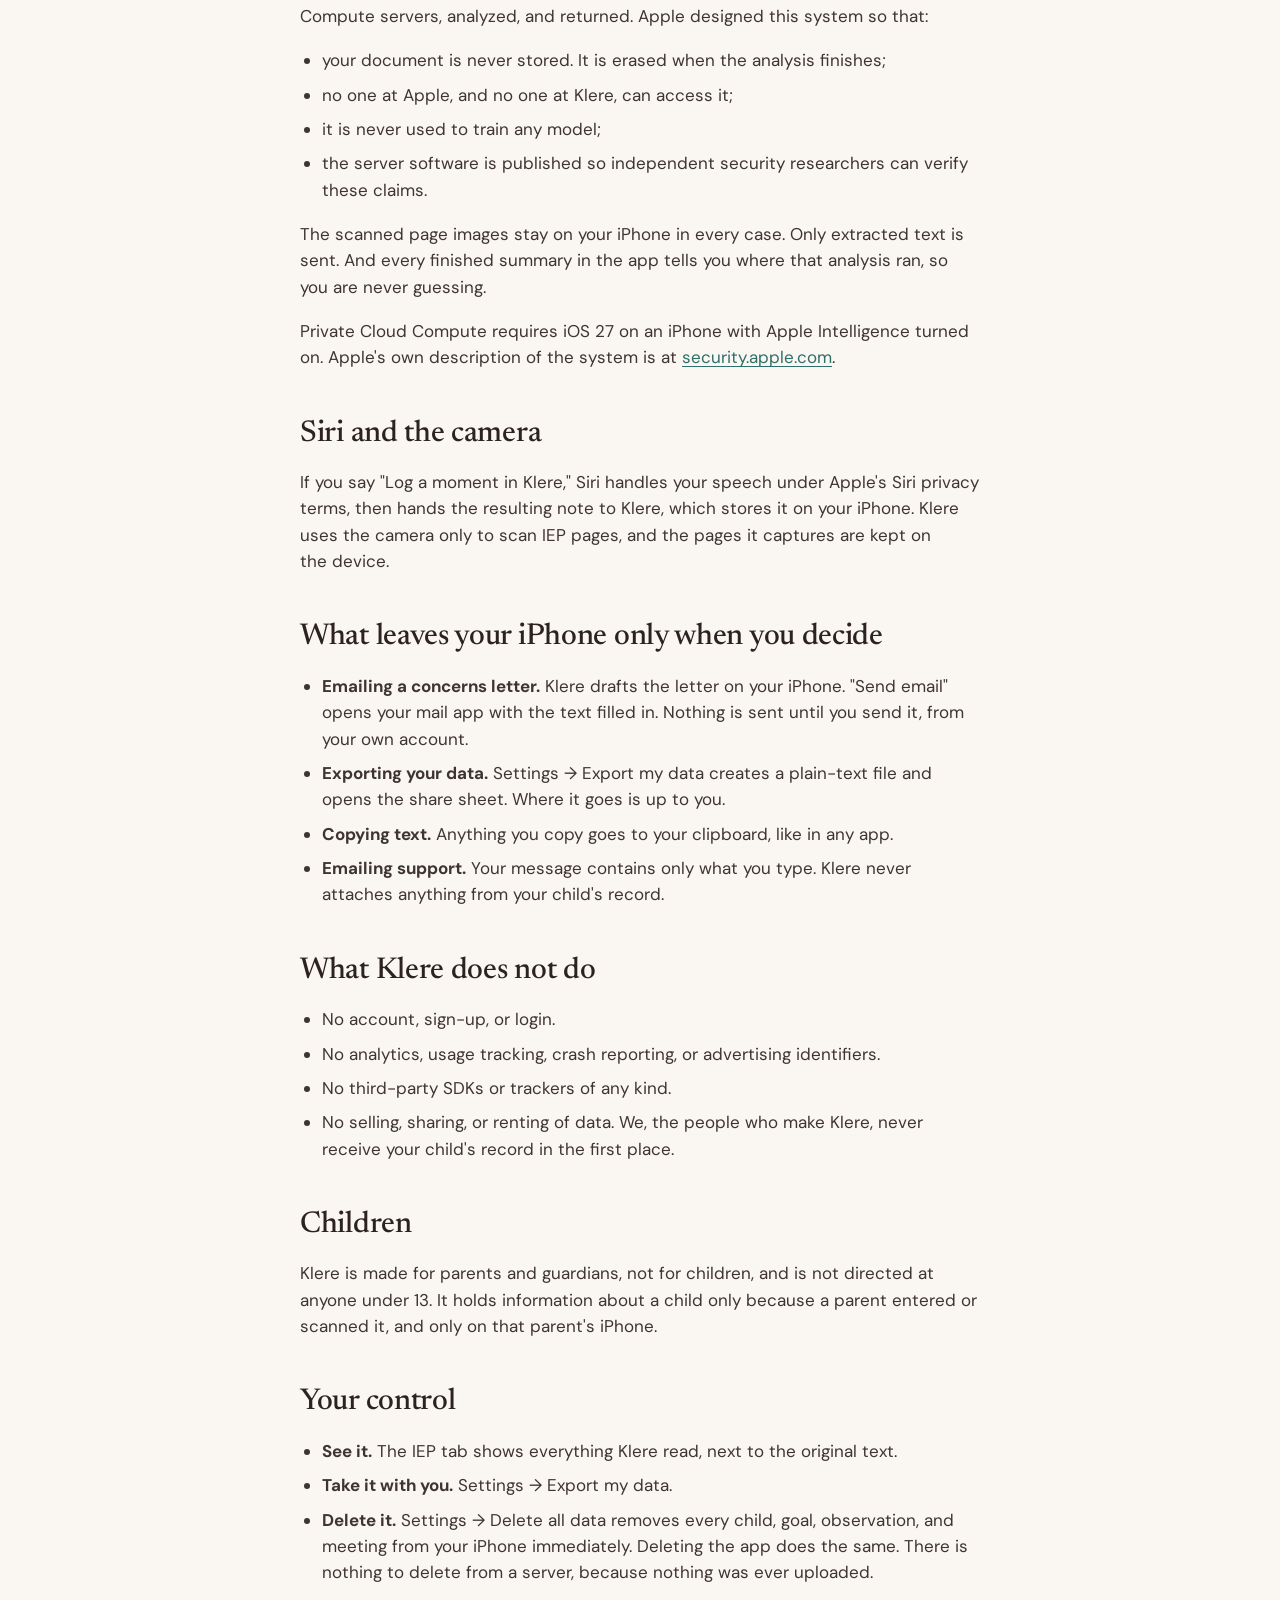
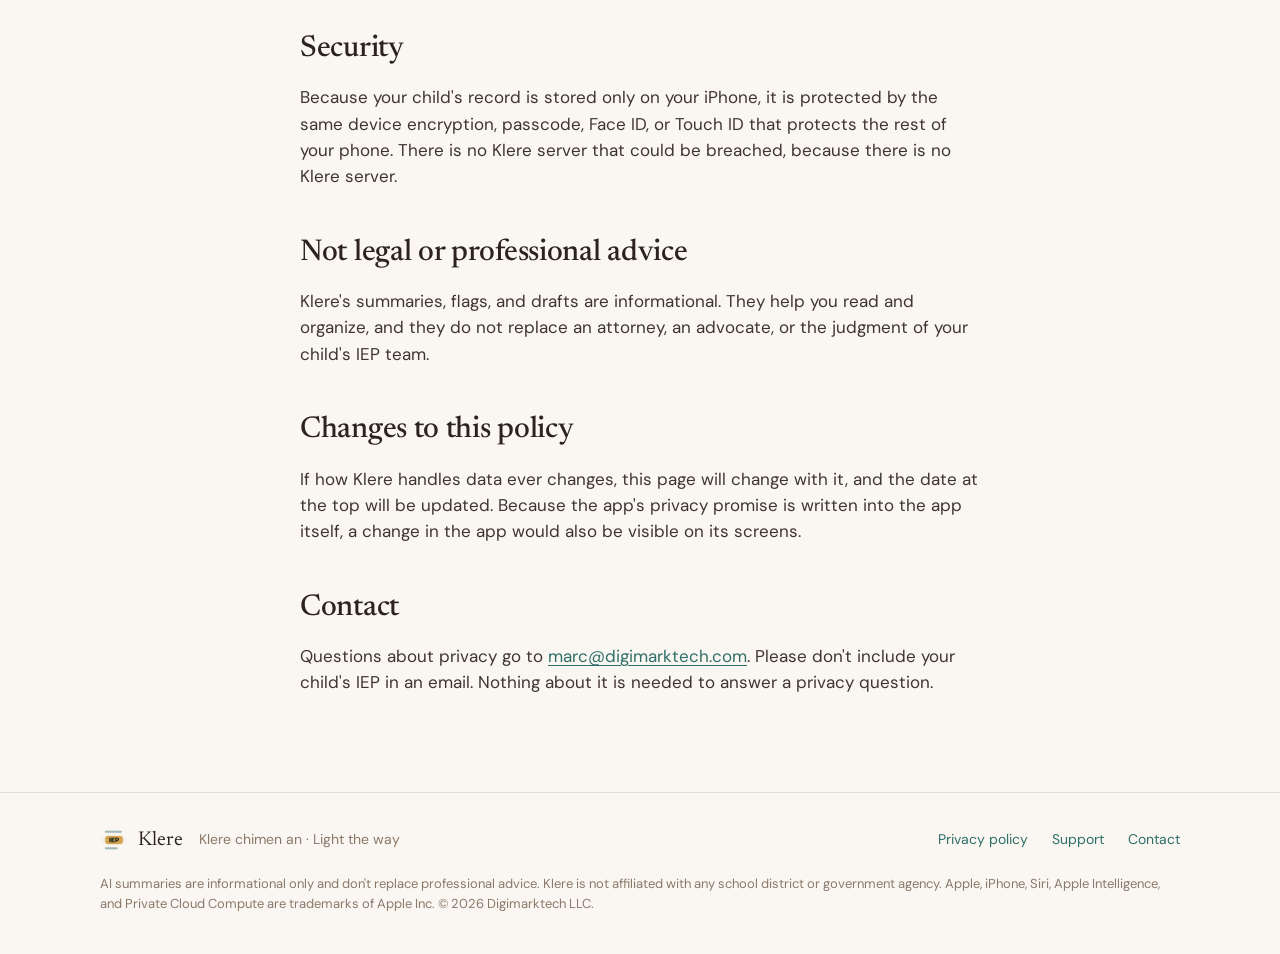
<file: privacy.html>
<!doctype html>
<html lang="en">
<head>
  <meta charset="utf-8">
  <meta name="viewport" content="width=device-width, initial-scale=1">
  <title>Privacy Policy · Klere</title>
  <meta name="description" content="How Klere handles your child's IEP: stored only on your iPhone, analyzed with Apple Intelligence on device or, if you opt in, Apple Private Cloud Compute. No account, no tracking, nothing stored on a server.">
  <link rel="icon" href="assets/klere-icon.png">
  <link rel="apple-touch-icon" href="assets/klere-icon-1024.png">
  <link rel="preconnect" href="https://fonts.googleapis.com">
  <link rel="preconnect" href="https://fonts.gstatic.com" crossorigin>
  <link rel="stylesheet" href="https://fonts.googleapis.com/css2?family=Newsreader:opsz,wght@6..72,400;6..72,500;6..72,600&family=DM+Sans:opsz,wght@9..40,400;9..40,500;9..40,600;9..40,700&display=swap">
  <link rel="stylesheet" href="styles.css">
</head>
<body>
<div style="background: #faf6f1; min-height: 100%;">

  <header style="border-bottom: 1px solid rgba(58,45,35,0.12); background: #faf6f1;">
    <div class="wrap" style="display: flex; align-items: center; justify-content: space-between; height: 72px;">
      <a href="index.html" style="display: flex; align-items: center; gap: 12px; color: #2c2320;">
        <img src="assets/klere-icon.png" alt="Klere app icon" style="width: 40px; height: 40px; border-radius: 10px;">
        <span style="font-family: 'Newsreader', Georgia, serif; font-size: 24px; font-weight: 500;">Klere</span>
      </a>
      <nav class="nav-links">
        <a href="index.html#privacy" style="color: #2c2320;">Privacy</a>
        <a href="index.html#features" style="color: #2c2320;">What it does</a>
        <a href="support.html" style="color: #2c2320;">Support</a>
      </nav>
      <a href="[APP STORE LINK]" class="btn btn-primary" style="height: 44px; padding: 0 18px; font-size: 15px;">Get Klere</a>
    </div>
  </header>

  <main class="wrap prose">
    <span class="eyebrow">Privacy policy</span>
    <h1>Your child's record is yours. Here is exactly what Klere does with it.</h1>
    <p class="fine">Last updated September 10, 2026</p>

    <div class="summary">
      <strong>The short version</strong>
      <ul>
        <li>Everything Klere stores lives on your iPhone. There is no account and no server holding your child's record.</li>
        <li>Klere has no analytics, no crash reporting, no advertising, and no third-party software inside it. It does not track you.</li>
        <li>AI analysis runs on your iPhone by default. For long documents you can opt in to Apple's Private Cloud Compute, which processes the text without storing it and without anyone, at Apple or at Klere, being able to read it.</li>
        <li>The only other times anything leaves your phone are when you choose to email, share, or export it yourself.</li>
      </ul>
    </div>

    <h2>What Klere stores on your iPhone</h2>
    <p>Klere keeps its data in the app's own storage on your device. That includes:</p>
    <ul>
      <li>the pages you scan or the PDF you import, and the text read from them;</li>
      <li>the plain-language summaries, goals, services, dates, and notices Klere finds in the document;</li>
      <li>the observations you log, including ones you dictate to Siri;</li>
      <li>your child's name and grade as you entered them, your vision statement, meeting dates, prep questions, and any concerns-letter draft;</li>
      <li>rights articles you save, and your language and processing preferences.</li>
    </ul>
    <p>If you back up your iPhone, the app's data is included in that backup like any other app's, under your Apple account and Apple's backup protections. Klere itself never sends this data anywhere.</p>

    <h2>How the AI analysis works</h2>
    <h3>On your iPhone</h3>
    <p>By default, Klere reads your document using Apple Intelligence models that run entirely on your iPhone. Nothing leaves the device. Long documents are read section by section, which is why Klere offers a second option.</p>
    <h3>Private Cloud Compute, only if you choose it</h3>
    <p>Some IEPs are longer than an iPhone can hold in mind at once. If your iPhone supports it, you can allow Klere to use Apple's Private Cloud Compute for those documents. It is off unless you turn it on, and you can turn it back off at any time under Settings → Processing.</p>
    <p>When it runs, the text read from your document is sent to Apple's Private Cloud Compute servers, analyzed, and returned. Apple designed this system so that:</p>
    <ul>
      <li>your document is never stored. It is erased when the analysis finishes;</li>
      <li>no one at Apple, and no one at Klere, can access it;</li>
      <li>it is never used to train any model;</li>
      <li>the server software is published so independent security researchers can verify these claims.</li>
    </ul>
    <p>The scanned page images stay on your iPhone in every case. Only extracted text is sent. And every finished summary in the app tells you where that analysis ran, so you are never guessing.</p>
    <p>Private Cloud Compute requires iOS 27 on an iPhone with Apple Intelligence turned on. Apple's own description of the system is at <a href="https://security.apple.com/documentation/private-cloud-compute/">security.apple.com</a>.</p>

    <h2>Siri and the camera</h2>
    <p>If you say "Log a moment in Klere," Siri handles your speech under Apple's Siri privacy terms, then hands the resulting note to Klere, which stores it on your iPhone. Klere uses the camera only to scan IEP pages, and the pages it captures are kept on the device.</p>

    <h2>What leaves your iPhone only when you decide</h2>
    <ul>
      <li><strong>Emailing a concerns letter.</strong> Klere drafts the letter on your iPhone. "Send email" opens your mail app with the text filled in. Nothing is sent until you send it, from your own account.</li>
      <li><strong>Exporting your data.</strong> Settings → Export my data creates a plain-text file and opens the share sheet. Where it goes is up to you.</li>
      <li><strong>Copying text.</strong> Anything you copy goes to your clipboard, like in any app.</li>
      <li><strong>Emailing support.</strong> Your message contains only what you type. Klere never attaches anything from your child's record.</li>
    </ul>

    <h2>What Klere does not do</h2>
    <ul>
      <li>No account, sign-up, or login.</li>
      <li>No analytics, usage tracking, crash reporting, or advertising identifiers.</li>
      <li>No third-party SDKs or trackers of any kind.</li>
      <li>No selling, sharing, or renting of data. We, the people who make Klere, never receive your child's record in the first place.</li>
    </ul>

    <h2>Children</h2>
    <p>Klere is made for parents and guardians, not for children, and is not directed at anyone under 13. It holds information about a child only because a parent entered or scanned it, and only on that parent's iPhone.</p>

    <h2>Your control</h2>
    <ul>
      <li><strong>See it.</strong> The IEP tab shows everything Klere read, next to the original text.</li>
      <li><strong>Take it with you.</strong> Settings → Export my data.</li>
      <li><strong>Delete it.</strong> Settings → Delete all data removes every child, goal, observation, and meeting from your iPhone immediately. Deleting the app does the same. There is nothing to delete from a server, because nothing was ever uploaded.</li>
    </ul>

    <h2>Security</h2>
    <p>Because your child's record is stored only on your iPhone, it is protected by the same device encryption, passcode, Face ID, or Touch ID that protects the rest of your phone. There is no Klere server that could be breached, because there is no Klere server.</p>

    <h2>Not legal or professional advice</h2>
    <p>Klere's summaries, flags, and drafts are informational. They help you read and organize, and they do not replace an attorney, an advocate, or the judgment of your child's IEP team.</p>

    <h2>Changes to this policy</h2>
    <p>If how Klere handles data ever changes, this page will change with it, and the date at the top will be updated. Because the app's privacy promise is written into the app itself, a change in the app would also be visible on its screens.</p>

    <h2>Contact</h2>
    <p>Questions about privacy go to <a href="mailto:marc@digimarktech.com?subject=Klere%20privacy">marc@digimarktech.com</a>. Please don't include your child's IEP in an email. Nothing about it is needed to answer a privacy question.</p>
  </main>

  <footer style="border-top: 1px solid rgba(58,45,35,0.12); padding: 32px 0 40px;">
    <div class="wrap" style="display: flex; flex-direction: column; gap: 18px;">
      <div style="display: flex; justify-content: space-between; align-items: center; gap: 20px; flex-wrap: wrap;">
        <div style="display: flex; align-items: center; gap: 10px;">
          <img src="assets/klere-icon.png" alt="" style="width: 28px; height: 28px; border-radius: 7px;">
          <span style="font-family: 'Newsreader', Georgia, serif; font-size: 20px;">Klere</span>
          <span class="fine" style="margin-left: 6px;">Klere chimen an · Light the way</span>
        </div>
        <div class="footer-links">
          <a href="privacy.html">Privacy policy</a>
          <a href="support.html">Support</a>
          <a href="mailto:marc@digimarktech.com?subject=Klere">Contact</a>
        </div>
      </div>
      <p class="fine" style="font-size: 13px;">AI summaries are informational only and don't replace professional advice. Klere is not affiliated with any school district or government agency. Apple, iPhone, Siri, Apple Intelligence, and Private Cloud Compute are trademarks of Apple Inc. © 2026 Digimarktech LLC.</p>
    </div>
  </footer>

</div>
</body>
</html>
</file>
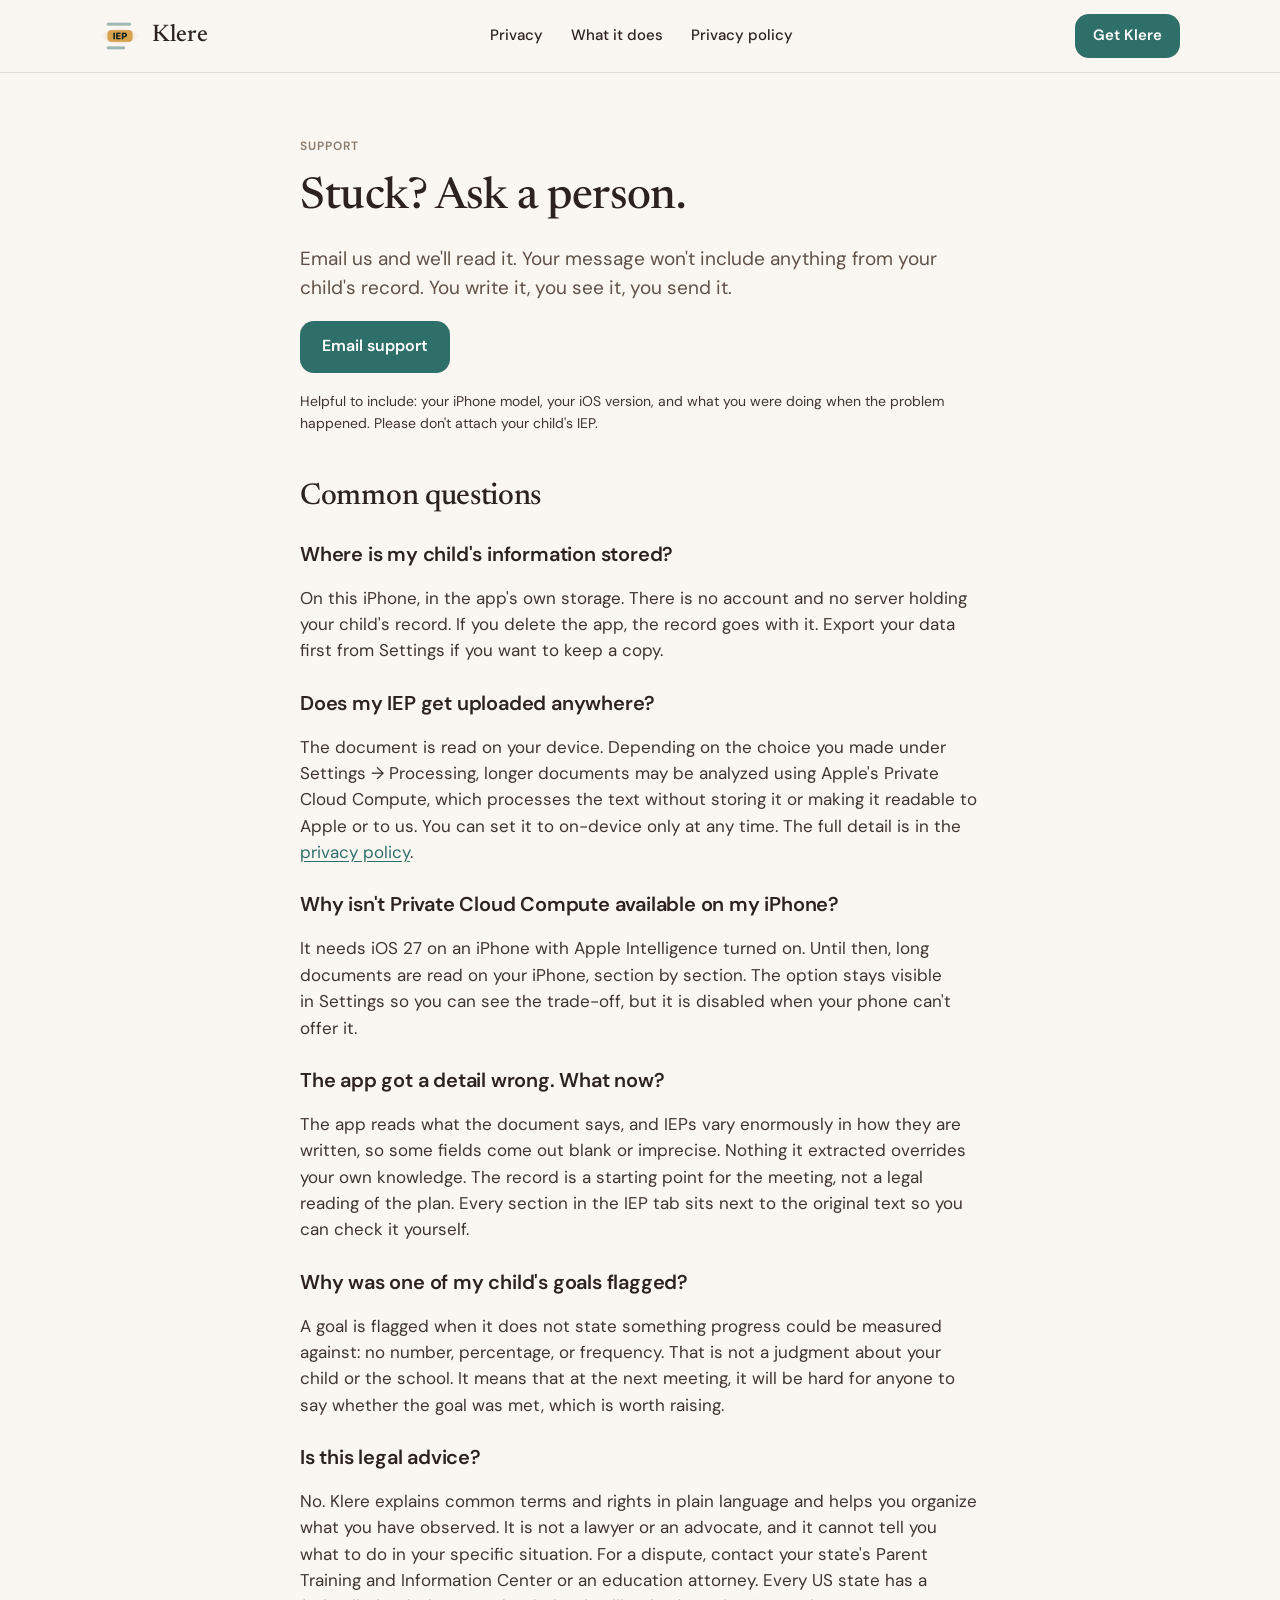
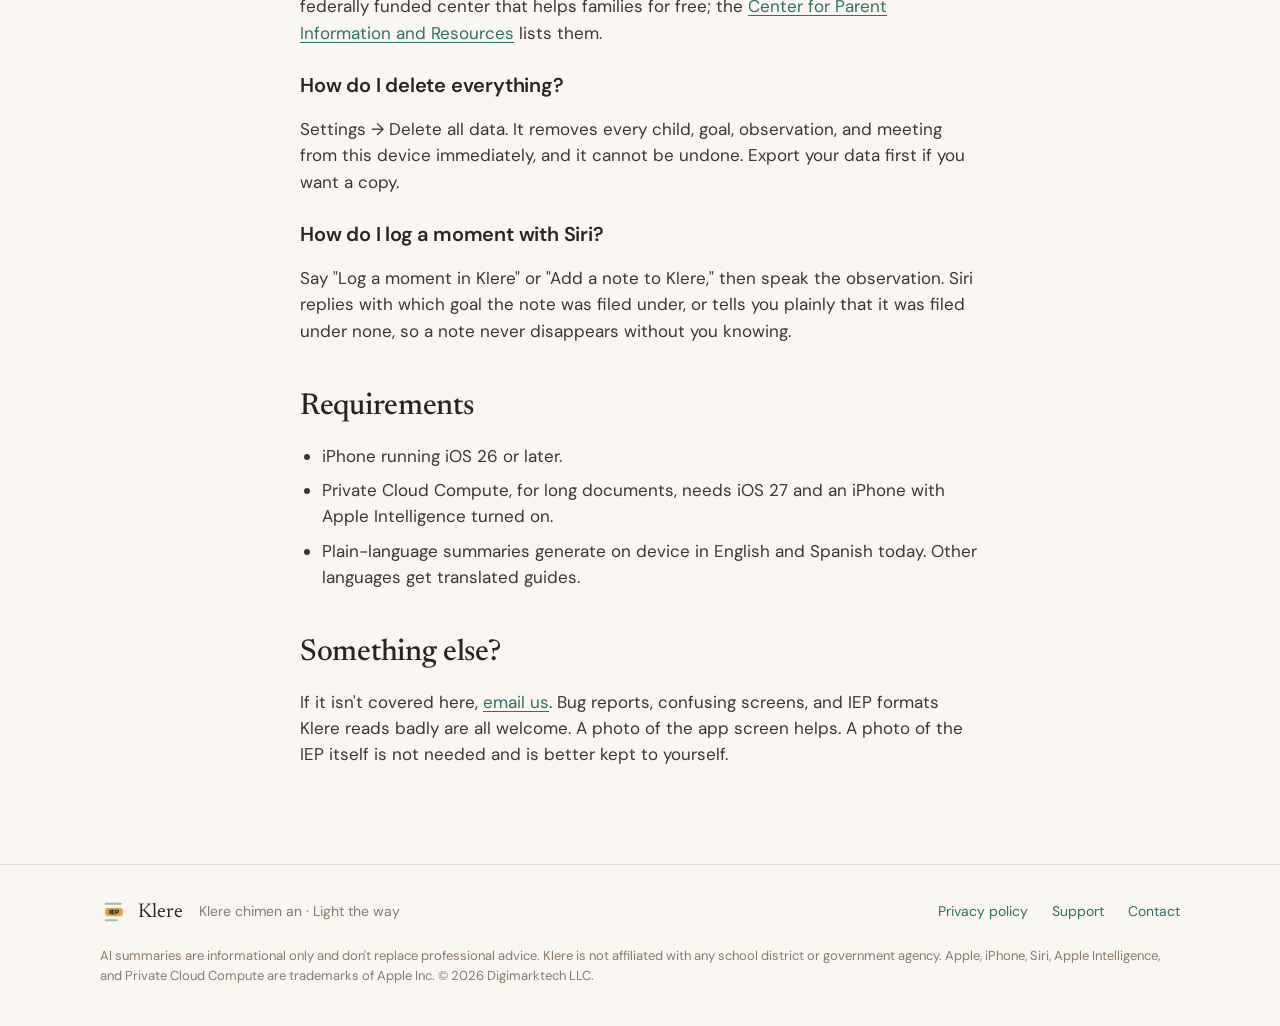
<file: support.html>
<!doctype html>
<html lang="en">
<head>
  <meta charset="utf-8">
  <meta name="viewport" content="width=device-width, initial-scale=1">
  <title>Support · Klere</title>
  <meta name="description" content="Help with Klere: where your child's IEP is stored, how processing works, why a goal was flagged, how to export or delete your data, and how to reach us.">
  <link rel="icon" href="assets/klere-icon.png">
  <link rel="apple-touch-icon" href="assets/klere-icon-1024.png">
  <link rel="preconnect" href="https://fonts.googleapis.com">
  <link rel="preconnect" href="https://fonts.gstatic.com" crossorigin>
  <link rel="stylesheet" href="https://fonts.googleapis.com/css2?family=Newsreader:opsz,wght@6..72,400;6..72,500;6..72,600&family=DM+Sans:opsz,wght@9..40,400;9..40,500;9..40,600;9..40,700&display=swap">
  <link rel="stylesheet" href="styles.css">
</head>
<body>
<div style="background: #faf6f1; min-height: 100%;">

  <header style="border-bottom: 1px solid rgba(58,45,35,0.12); background: #faf6f1;">
    <div class="wrap" style="display: flex; align-items: center; justify-content: space-between; height: 72px;">
      <a href="index.html" style="display: flex; align-items: center; gap: 12px; color: #2c2320;">
        <img src="assets/klere-icon.png" alt="Klere app icon" style="width: 40px; height: 40px; border-radius: 10px;">
        <span style="font-family: 'Newsreader', Georgia, serif; font-size: 24px; font-weight: 500;">Klere</span>
      </a>
      <nav class="nav-links">
        <a href="index.html#privacy" style="color: #2c2320;">Privacy</a>
        <a href="index.html#features" style="color: #2c2320;">What it does</a>
        <a href="privacy.html" style="color: #2c2320;">Privacy policy</a>
      </nav>
      <a href="[APP STORE LINK]" class="btn btn-primary" style="height: 44px; padding: 0 18px; font-size: 15px;">Get Klere</a>
    </div>
  </header>

  <main class="wrap prose">
    <span class="eyebrow">Support</span>
    <h1>Stuck? Ask a person.</h1>
    <p style="font-size: 19px; color: #5f5148;">Email us and we'll read it. Your message won't include anything from your child's record. You write it, you see it, you send it.</p>
    <p><a href="mailto:marc@digimarktech.com?subject=Klere%20support" class="btn btn-primary">Email support</a></p>
    <p class="fine">Helpful to include: your iPhone model, your iOS version, and what you were doing when the problem happened. Please don't attach your child's IEP.</p>

    <h2>Common questions</h2>

    <h3>Where is my child's information stored?</h3>
    <p>On this iPhone, in the app's own storage. There is no account and no server holding your child's record. If you delete the app, the record goes with it. Export your data first from Settings if you want to keep a copy.</p>

    <h3>Does my IEP get uploaded anywhere?</h3>
    <p>The document is read on your device. Depending on the choice you made under Settings → Processing, longer documents may be analyzed using Apple's Private Cloud Compute, which processes the text without storing it or making it readable to Apple or to us. You can set it to on-device only at any time. The full detail is in the <a href="privacy.html">privacy policy</a>.</p>

    <h3>Why isn't Private Cloud Compute available on my iPhone?</h3>
    <p>It needs iOS 27 on an iPhone with Apple Intelligence turned on. Until then, long documents are read on your iPhone, section by section. The option stays visible in Settings so you can see the trade-off, but it is disabled when your phone can't offer it.</p>

    <h3>The app got a detail wrong. What now?</h3>
    <p>The app reads what the document says, and IEPs vary enormously in how they are written, so some fields come out blank or imprecise. Nothing it extracted overrides your own knowledge. The record is a starting point for the meeting, not a legal reading of the plan. Every section in the IEP tab sits next to the original text so you can check it yourself.</p>

    <h3>Why was one of my child's goals flagged?</h3>
    <p>A goal is flagged when it does not state something progress could be measured against: no number, percentage, or frequency. That is not a judgment about your child or the school. It means that at the next meeting, it will be hard for anyone to say whether the goal was met, which is worth raising.</p>

    <h3>Is this legal advice?</h3>
    <p>No. Klere explains common terms and rights in plain language and helps you organize what you have observed. It is not a lawyer or an advocate, and it cannot tell you what to do in your specific situation. For a dispute, contact your state's Parent Training and Information Center or an education attorney. Every US state has a federally funded center that helps families for free; the <a href="https://www.parentcenterhub.org/find-your-center/">Center for Parent Information and Resources</a> lists them.</p>

    <h3>How do I delete everything?</h3>
    <p>Settings → Delete all data. It removes every child, goal, observation, and meeting from this device immediately, and it cannot be undone. Export your data first if you want a copy.</p>

    <h3>How do I log a moment with Siri?</h3>
    <p>Say "Log a moment in Klere" or "Add a note to Klere," then speak the observation. Siri replies with which goal the note was filed under, or tells you plainly that it was filed under none, so a note never disappears without you knowing.</p>

    <h2>Requirements</h2>
    <ul>
      <li>iPhone running iOS 26 or later.</li>
      <li>Private Cloud Compute, for long documents, needs iOS 27 and an iPhone with Apple Intelligence turned on.</li>
      <li>Plain-language summaries generate on device in English and Spanish today. Other languages get translated guides.</li>
    </ul>

    <h2>Something else?</h2>
    <p>If it isn't covered here, <a href="mailto:marc@digimarktech.com?subject=Klere%20support">email us</a>. Bug reports, confusing screens, and IEP formats Klere reads badly are all welcome. A photo of the app screen helps. A photo of the IEP itself is not needed and is better kept to yourself.</p>
  </main>

  <footer style="border-top: 1px solid rgba(58,45,35,0.12); padding: 32px 0 40px;">
    <div class="wrap" style="display: flex; flex-direction: column; gap: 18px;">
      <div style="display: flex; justify-content: space-between; align-items: center; gap: 20px; flex-wrap: wrap;">
        <div style="display: flex; align-items: center; gap: 10px;">
          <img src="assets/klere-icon.png" alt="" style="width: 28px; height: 28px; border-radius: 7px;">
          <span style="font-family: 'Newsreader', Georgia, serif; font-size: 20px;">Klere</span>
          <span class="fine" style="margin-left: 6px;">Klere chimen an · Light the way</span>
        </div>
        <div class="footer-links">
          <a href="privacy.html">Privacy policy</a>
          <a href="support.html">Support</a>
          <a href="mailto:marc@digimarktech.com?subject=Klere">Contact</a>
        </div>
      </div>
      <p class="fine" style="font-size: 13px;">AI summaries are informational only and don't replace professional advice. Klere is not affiliated with any school district or government agency. Apple, iPhone, Siri, Apple Intelligence, and Private Cloud Compute are trademarks of Apple Inc. © 2026 Digimarktech LLC.</p>
    </div>
  </footer>

</div>
</body>
</html>
</file>
<file: styles.css>
* { box-sizing: border-box; }
body { margin: 0; background: #faf6f1; color: #2c2320; font-family: "DM Sans", "Helvetica Neue", Helvetica, Arial, sans-serif; font-size: 17px; line-height: 1.55; -webkit-font-smoothing: antialiased; }
a { color: #2f6f6a; text-decoration: none; }
a:hover { color: #204f4b; }
h1, h2, h3 { margin: 0; font-family: "Newsreader", Georgia, "Times New Roman", serif; font-weight: 500; letter-spacing: -0.01em; text-wrap: pretty; }
p { margin: 0; text-wrap: pretty; }
.wrap { width: 100%; max-width: 1160px; margin: 0 auto; padding: 0 40px; }
.eyebrow { font-size: 12px; font-weight: 600; letter-spacing: 0.08em; text-transform: uppercase; color: #8a7a6b; }
.btn { display: inline-flex; align-items: center; justify-content: center; gap: 10px; height: 52px; padding: 0 22px; border-radius: 14px; font-weight: 600; font-size: 16px; white-space: nowrap; }
.btn-primary { background: #2f6f6a; color: #ffffff; }
.btn-primary:hover { background: #204f4b; color: #ffffff; }
.btn-secondary { background: #ffffff; color: #2f6f6a; border: 1px solid rgba(58,45,35,0.12); }
.card { background: #ffffff; border: 1px solid rgba(58,45,35,0.12); border-radius: 16px; padding: 24px; }
.chip { display: inline-flex; align-items: center; gap: 6px; height: 28px; padding: 0 10px; border-radius: 999px; font-size: 12px; font-weight: 600; }
.chip-accent { background: #d8e8e4; color: #2f6f6a; }
.chip-warn { background: #f4e9d2; color: #9d6c22; }
.chip-success { background: #e6ecdd; color: #5d7a4f; }
.banner { display: flex; align-items: flex-start; gap: 10px; padding: 12px 14px; border-radius: 14px; font-size: 14px; line-height: 1.45; }
.banner-solid { background: #1f3a2e; color: #eaf1ec; }
.banner-tint { background: #d8e8e4; color: #2f6f6a; }
.icon-tile { width: 44px; height: 44px; border-radius: 12px; background: #d8e8e4; color: #2f6f6a; display: flex; align-items: center; justify-content: center; flex: none; }
.grid-2 { display: grid; grid-template-columns: repeat(2, minmax(0, 1fr)); gap: 20px; }
.grid-3 { display: grid; grid-template-columns: repeat(3, minmax(0, 1fr)); gap: 20px; }
.grid-4 { display: grid; grid-template-columns: repeat(4, minmax(0, 1fr)); gap: 20px; }
.hero-grid { display: grid; grid-template-columns: minmax(0, 7fr) minmax(0, 5fr); gap: 56px; align-items: center; }
.split { display: grid; grid-template-columns: minmax(0, 5fr) minmax(0, 7fr); gap: 56px; align-items: start; }
.nav-links { display: flex; gap: 28px; align-items: center; font-size: 15px; font-weight: 500; color: #2c2320; }
.hl { background: linear-gradient(transparent 55%, #f0d59a 55%, #f0d59a 92%, transparent 92%); padding: 0 2px; }
.phone { width: 330px; border-radius: 44px; background: #10201d; padding: 12px; box-shadow: 0 30px 60px -30px rgba(44,35,32,0.45), 0 0 0 1px rgba(255,255,255,0.06) inset; }
.screen { background: #faf6f1; border-radius: 34px; padding: 48px 16px 24px; display: flex; flex-direction: column; gap: 12px; min-height: 640px; }
.appcard { background: #ffffff; border: 1px solid rgba(58,45,35,0.12); border-radius: 16px; padding: 14px 16px; display: flex; flex-direction: column; gap: 8px; }
.apphead { font-size: 11px; font-weight: 600; letter-spacing: 0.08em; color: #8a7a6b; }
.row { display: flex; justify-content: space-between; align-items: center; font-size: 13px; gap: 8px; }
.fine { font-size: 14px; color: #8a7a6b; }
.footer-links { display: flex; gap: 24px; flex-wrap: wrap; font-size: 14px; }
.lang { display: inline-flex; align-items: center; height: 40px; padding: 0 16px; border-radius: 999px; background: #ffffff; border: 1px solid rgba(58,45,35,0.12); font-size: 15px; font-weight: 500; }
@media (max-width: 900px) {
  .wrap { padding: 0 20px; }
  .hero-grid, .split, .grid-2, .grid-3, .grid-4 { grid-template-columns: minmax(0, 1fr); }
  .hero-grid { gap: 40px; }
  .nav-links { display: none; }
  .phone { width: 300px; }
  .hero-title { font-size: 44px !important; }
  .section-title { font-size: 34px !important; }
  .hero-actions { flex-direction: column; align-items: stretch !important; }
  .hero-actions .btn { width: 100%; }
}
  

/* Long-form pages (privacy, support) */
.prose { max-width: 760px; padding-top: 64px; padding-bottom: 96px; display: flex; flex-direction: column; gap: 18px; }
.prose h1 { font-size: 44px; line-height: 1.1; margin-bottom: 4px; }
.prose h2 { font-size: 30px; line-height: 1.15; margin-top: 28px; }
.prose h3 { font-size: 20px; line-height: 1.3; margin-top: 8px; font-family: "DM Sans", "Helvetica Neue", Helvetica, Arial, sans-serif; font-weight: 600; }
.prose p, .prose li { color: #3f3530; }
.prose ul { margin: 0; padding-left: 22px; display: flex; flex-direction: column; gap: 8px; }
.prose a { text-decoration: underline; text-underline-offset: 3px; }
.prose a.btn { text-decoration: none; }
.prose .summary { background: #1f3a2e; color: #eaf1ec; border-radius: 16px; padding: 24px 28px; display: flex; flex-direction: column; gap: 12px; margin: 8px 0 16px; }
.prose .summary strong { font-size: 13px; letter-spacing: 0.08em; text-transform: uppercase; color: #d6a24f; }
.prose .summary li { color: #eaf1ec; }
@media (max-width: 900px) {
  .prose { padding-top: 40px; padding-bottom: 64px; }
  .prose h1 { font-size: 34px; }
  .prose h2 { font-size: 26px; }
}
</file>
